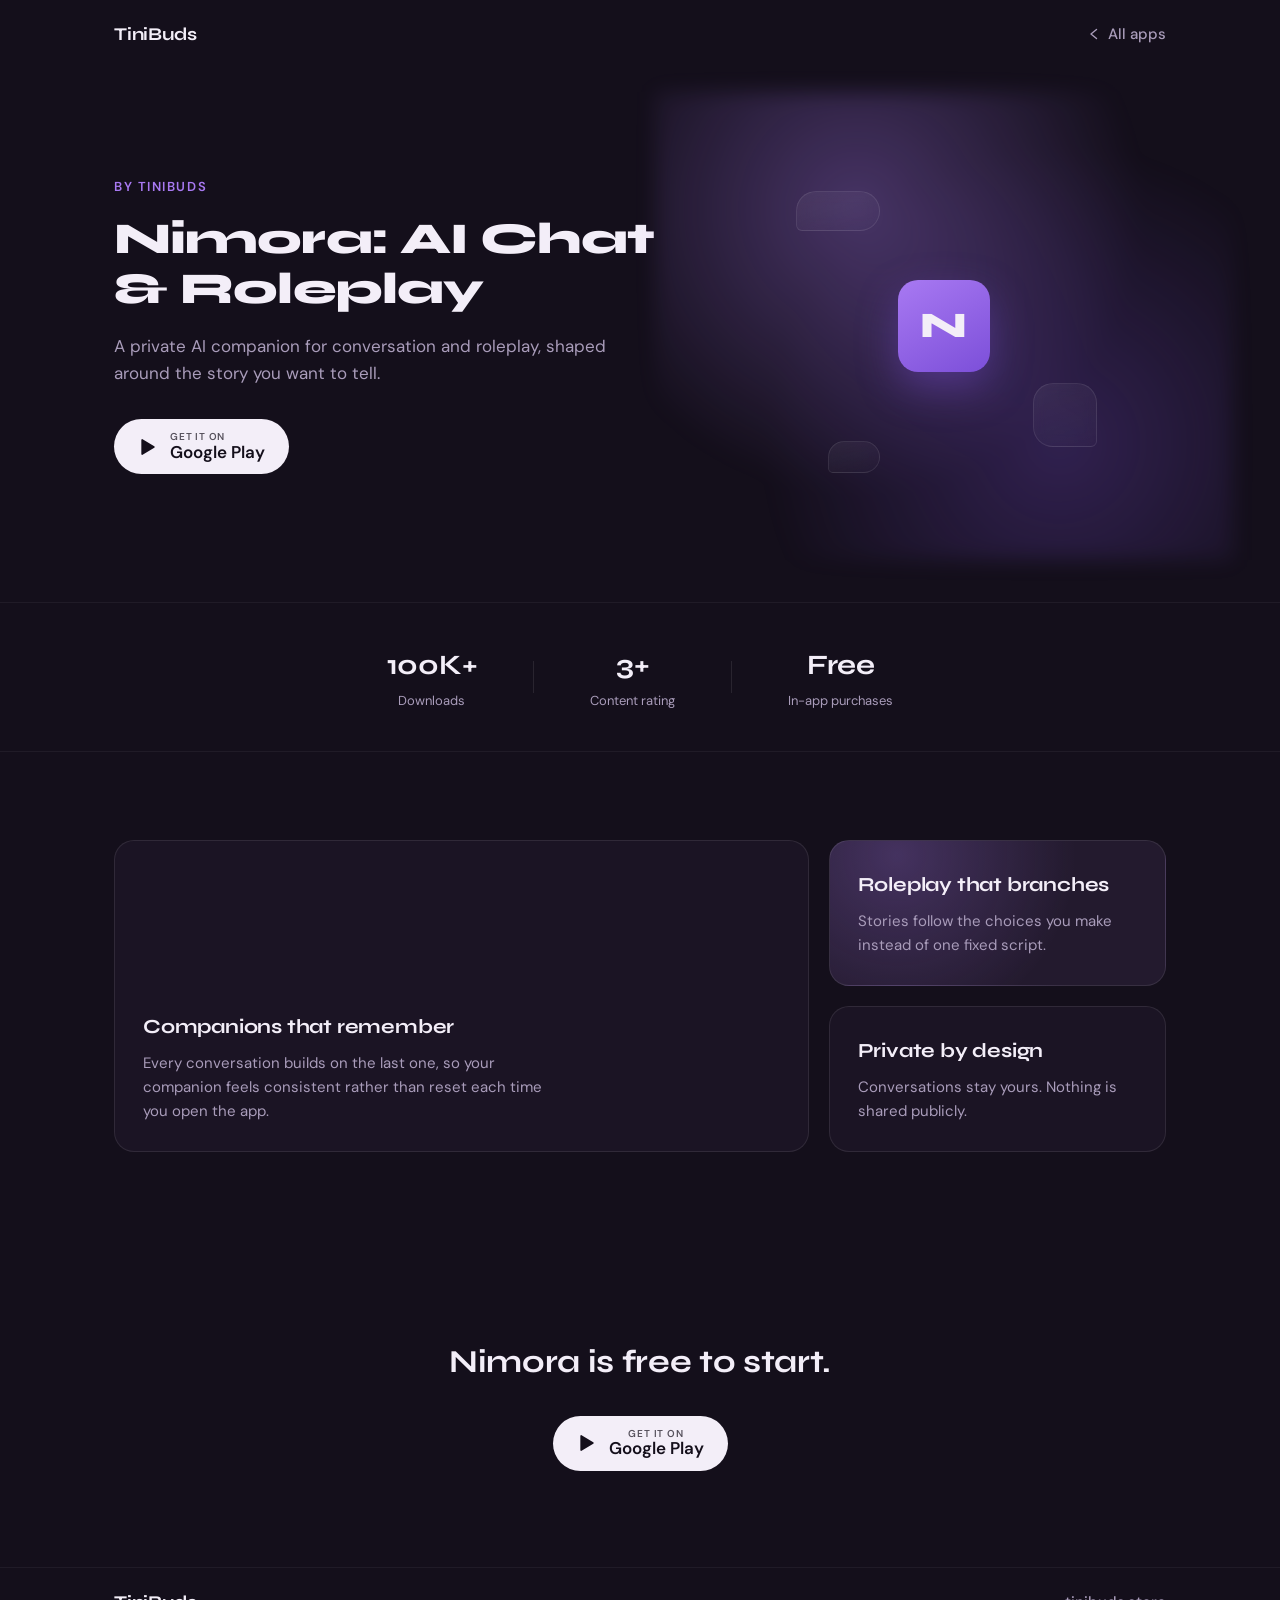
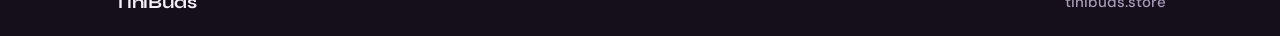
<file: apps/nimora/index.html>
<!DOCTYPE html>
<html lang="en">
<head>
  <meta charset="UTF-8" />
  <meta name="viewport" content="width=device-width, initial-scale=1.0" />
  <meta name="description" content="Nimora — an AI companion app for chat and roleplay, by TiniBuds. Available on Google Play." />
  <title>Nimora: AI Chat &amp; Roleplay — TiniBuds</title>
  <link rel="preconnect" href="https://fonts.googleapis.com" />
  <link rel="preconnect" href="https://fonts.gstatic.com" crossorigin />
  <link href="https://fonts.googleapis.com/css2?family=Syne:wght@600;700;800&family=DM+Sans:ital,opsz,wght@0,9..40,400;0,9..40,500;0,9..40,600;1,9..40,400&display=swap" rel="stylesheet" />
  <link rel="stylesheet" href="/apps/nimora/app.css" />
</head>
<body>
  <header class="bar">
    <div class="wrap bar-inner">
      <a href="/" class="wordmark">TiniBuds</a>
      <a href="/" class="bar-link">
        <svg width="14" height="14" viewBox="0 0 14 14" fill="none" aria-hidden="true">
          <path d="M8.5 2.5 3 7l5.5 4.5" stroke="currentColor" stroke-width="1.4" stroke-linecap="round" stroke-linejoin="round"/>
        </svg>
        All apps
      </a>
    </div>
  </header>

  <main>
    <section class="hero">
      <div class="wrap hero-grid">
        <div class="hero-copy">
          <p class="eyebrow">By TiniBuds</p>
          <h1 class="hero-title">Nimora: AI Chat &amp; Roleplay</h1>
          <p class="hero-desc">
            A private AI companion for conversation and roleplay, shaped around the story you want to tell.
          </p>
          <a
            href="https://play.google.com/store/apps/details?id=com.tinibuds.ai.girlfriend.chat.roleplay"
            class="play-badge"
            target="_blank"
            rel="noopener"
          >
            <svg width="20" height="20" viewBox="0 0 24 24" fill="none" aria-hidden="true">
              <path d="M4 3.5v17a1 1 0 0 0 1.5.87l14-8.5a1 1 0 0 0 0-1.74l-14-8.5A1 1 0 0 0 4 3.5Z" fill="currentColor"/>
            </svg>
            <span>
              <em>GET IT ON</em>
              Google Play
            </span>
          </a>
        </div>

        <div class="hero-visual" aria-hidden="true">
          <div class="glow"></div>
          <div class="orbit">
            <div class="bubble bubble--a"></div>
            <div class="bubble bubble--b"></div>
            <div class="bubble bubble--c"></div>
            <div class="app-mark">
              <span class="app-mark-n">N</span>
            </div>
          </div>
        </div>
      </div>
    </section>

    <section class="stats" data-reveal>
      <div class="wrap stats-row">
        <div class="stat">
          <p class="stat-value">100K+</p>
          <p class="stat-label">Downloads</p>
        </div>
        <div class="stat-divider"></div>
        <div class="stat">
          <p class="stat-value">3+</p>
          <p class="stat-label">Content rating</p>
        </div>
        <div class="stat-divider"></div>
        <div class="stat">
          <p class="stat-value">Free</p>
          <p class="stat-label">In-app purchases</p>
        </div>
      </div>
    </section>

    <section class="features">
      <div class="wrap bento">
        <article class="bento-cell bento-cell--large" data-reveal>
          <h2>Companions that remember</h2>
          <p>Every conversation builds on the last one, so your companion feels consistent rather than reset each time you open the app.</p>
        </article>
        <article class="bento-cell bento-cell--tint" data-reveal>
          <h2>Roleplay that branches</h2>
          <p>Stories follow the choices you make instead of one fixed script.</p>
        </article>
        <article class="bento-cell" data-reveal>
          <h2>Private by design</h2>
          <p>Conversations stay yours. Nothing is shared publicly.</p>
        </article>
      </div>
    </section>

    <section class="final-cta" data-reveal>
      <div class="wrap final-cta-inner">
        <h2>Nimora is free to start.</h2>
        <a
          href="https://play.google.com/store/apps/details?id=com.tinibuds.ai.girlfriend.chat.roleplay"
          class="play-badge"
          target="_blank"
          rel="noopener"
        >
          <svg width="20" height="20" viewBox="0 0 24 24" fill="none" aria-hidden="true">
            <path d="M4 3.5v17a1 1 0 0 0 1.5.87l14-8.5a1 1 0 0 0 0-1.74l-14-8.5A1 1 0 0 0 4 3.5Z" fill="currentColor"/>
          </svg>
          <span>
            <em>GET IT ON</em>
            Google Play
          </span>
        </a>
      </div>
    </section>
  </main>

  <footer class="bar footer">
    <div class="wrap bar-inner">
      <p class="wordmark">TiniBuds</p>
      <a href="/" class="bar-link">tinibuds.store</a>
    </div>
  </footer>

  <script src="/apps/nimora/app.js"></script>
</body>
</html>
</file>
<file: apps/nimora/app.css>
/* Nimora — AI Chat & Roleplay
   Standalone dark system, decoupled from the corporate site theme.
   Locked to dark: the app's own product identity (icon, screenshots) is dark/moody,
   so this page commits to one mode rather than a light/dark split. */

:root {
  --bg: #140f1b;
  --bg-alt: #1b1424;
  --bg-raised: #231a2e;
  --text: #f3eef8;
  --text-muted: #a99cba;
  --accent: #a879f2;
  --accent-strong: #7c4fd9;
  --border: rgba(255, 255, 255, 0.09);
  --border-soft: rgba(255, 255, 255, 0.05);
  --radius-card: 20px;
  --radius-pill: 999px;
  --font-display: "Syne", sans-serif;
  --font-body: "DM Sans", sans-serif;
}

*, *::before, *::after {
  box-sizing: border-box;
}

html {
  scroll-behavior: smooth;
}

body {
  margin: 0;
  font-family: var(--font-body);
  font-size: 1.0625rem;
  line-height: 1.6;
  color: var(--text);
  background: var(--bg);
}

.wrap {
  width: 100%;
  max-width: 1100px;
  margin: 0 auto;
  padding: 0 1.5rem;
}

/* Bars (header + footer) */
.bar {
  padding: 1.25rem 0;
}

.bar-inner {
  display: flex;
  align-items: center;
  justify-content: space-between;
  gap: 1rem;
}

.wordmark {
  font-family: var(--font-display);
  font-weight: 700;
  font-size: 1.125rem;
  color: var(--text);
  text-decoration: none;
  letter-spacing: -0.01em;
  margin: 0;
}

.bar-link {
  display: inline-flex;
  align-items: center;
  gap: 0.4rem;
  color: var(--text-muted);
  text-decoration: none;
  font-size: 0.9375rem;
  font-weight: 500;
  transition: color 0.2s ease;
}

.bar-link:hover {
  color: var(--text);
}

/* Hero */
.hero {
  padding: clamp(2rem, 6vw, 5rem) 0 clamp(3rem, 8vw, 6rem);
}

.hero-grid {
  display: grid;
  grid-template-columns: 1.1fr 0.9fr;
  align-items: center;
  gap: clamp(2rem, 5vw, 4rem);
}

.eyebrow {
  font-size: 0.8125rem;
  font-weight: 600;
  text-transform: uppercase;
  letter-spacing: 0.12em;
  color: var(--accent);
  margin: 0 0 1rem;
}

.hero-title {
  font-family: var(--font-display);
  font-weight: 800;
  font-size: clamp(2rem, 3.6vw, 2.75rem);
  line-height: 1.15;
  letter-spacing: -0.02em;
  margin: 0 0 1.1rem;
  max-width: 20ch;
}

.hero-desc {
  font-size: 1.0625rem;
  color: var(--text-muted);
  max-width: 42ch;
  margin: 0 0 2rem;
}

/* Play badge (shared: hero + final CTA) */
.play-badge {
  display: inline-flex;
  align-items: center;
  gap: 0.75rem;
  padding: 0.75rem 1.5rem;
  background: var(--text);
  color: #140f1b;
  border-radius: var(--radius-pill);
  text-decoration: none;
  transition: transform 0.15s ease, background 0.2s ease;
  white-space: nowrap;
}

.play-badge:hover {
  background: #fff;
  transform: translateY(-1px);
}

.play-badge:active {
  transform: translateY(0) scale(0.98);
}

.play-badge span {
  display: flex;
  flex-direction: column;
  line-height: 1.15;
  font-family: var(--font-body);
  font-weight: 600;
  font-size: 1.0625rem;
}

.play-badge em {
  font-style: normal;
  font-weight: 600;
  font-size: 0.625rem;
  letter-spacing: 0.08em;
  opacity: 0.7;
}

/* Hero visual: abstract mark + floating conversation bubbles + glow
   (no screenshot needed — a brand mark surrounded by drifting bubble
   shapes stands in for "conversation" without faking a product UI). */
.hero-visual {
  position: relative;
  display: flex;
  align-items: center;
  justify-content: center;
  min-height: 360px;
}

.glow {
  position: absolute;
  inset: -15%;
  z-index: 0;
  background:
    radial-gradient(circle at 35% 25%, rgba(168, 121, 242, 0.35), transparent 55%),
    radial-gradient(circle at 70% 75%, rgba(124, 79, 217, 0.28), transparent 55%);
  filter: blur(10px);
  pointer-events: none;
}

.orbit {
  position: relative;
  z-index: 1;
  width: min(320px, 78vw);
  aspect-ratio: 1;
}

.app-mark {
  position: absolute;
  top: 50%;
  left: 50%;
  width: 92px;
  height: 92px;
  transform: translate(-50%, -50%);
  border-radius: var(--radius-card);
  background: linear-gradient(150deg, var(--accent) 0%, var(--accent-strong) 100%);
  display: flex;
  align-items: center;
  justify-content: center;
  box-shadow: 0 16px 40px rgba(124, 79, 217, 0.4);
}

.app-mark-n {
  font-family: var(--font-display);
  font-weight: 800;
  font-size: 2.25rem;
  color: var(--text);
}

.bubble {
  position: absolute;
  border-radius: var(--radius-card);
  border: 1px solid var(--border);
  background: linear-gradient(160deg, rgba(255, 255, 255, 0.06), rgba(255, 255, 255, 0.01));
  backdrop-filter: blur(6px);
  animation: drift 7s ease-in-out infinite;
}

.bubble--a {
  width: 84px;
  height: 40px;
  top: 8%;
  left: 4%;
  border-bottom-left-radius: 6px;
  animation-delay: 0s;
}

.bubble--b {
  width: 64px;
  height: 64px;
  bottom: 12%;
  right: 2%;
  border-bottom-right-radius: 6px;
  animation-delay: 1.4s;
}

.bubble--c {
  width: 52px;
  height: 32px;
  bottom: 4%;
  left: 14%;
  border-bottom-left-radius: 6px;
  animation-delay: 2.8s;
}

@keyframes drift {
  0%, 100% { transform: translateY(0); }
  50% { transform: translateY(-10px); }
}

@media (prefers-reduced-motion: reduce) {
  .bubble {
    animation: none;
  }
}

/* Stats strip */
.stats {
  padding: 2.5rem 0;
  border-top: 1px solid var(--border-soft);
  border-bottom: 1px solid var(--border-soft);
}

.stats-row {
  display: flex;
  align-items: center;
  justify-content: center;
  gap: clamp(1.5rem, 5vw, 3.5rem);
  flex-wrap: wrap;
}

.stat {
  text-align: center;
}

.stat-value {
  font-family: var(--font-display);
  font-weight: 700;
  font-size: 1.75rem;
  margin: 0;
  letter-spacing: -0.01em;
}

.stat-label {
  margin: 0.2rem 0 0;
  font-size: 0.8125rem;
  color: var(--text-muted);
}

.stat-divider {
  width: 1px;
  height: 32px;
  background: var(--border);
}

/* Features bento */
.features {
  padding: clamp(3rem, 7vw, 5.5rem) 0;
}

.bento {
  display: grid;
  grid-template-columns: repeat(3, 1fr);
  grid-template-rows: auto auto;
  gap: 1.25rem;
}

.bento-cell {
  padding: 1.75rem;
  border-radius: var(--radius-card);
  border: 1px solid var(--border);
  background: var(--bg-alt);
}

.bento-cell--large {
  grid-column: span 2;
  grid-row: span 2;
  display: flex;
  flex-direction: column;
  justify-content: flex-end;
  min-height: 260px;
}

.bento-cell--tint {
  background:
    radial-gradient(circle at 20% 10%, rgba(168, 121, 242, 0.25), transparent 60%),
    var(--bg-raised);
}

.bento-cell h2 {
  font-family: var(--font-display);
  font-weight: 700;
  font-size: 1.25rem;
  margin: 0 0 0.5rem;
  letter-spacing: -0.01em;
}

.bento-cell p {
  margin: 0;
  font-size: 0.9375rem;
  color: var(--text-muted);
  max-width: 42ch;
}

/* Final CTA */
.final-cta {
  padding: clamp(3rem, 8vw, 6rem) 0;
}

.final-cta-inner {
  text-align: center;
  display: flex;
  flex-direction: column;
  align-items: center;
  gap: 1.75rem;
}

.final-cta-inner h2 {
  font-family: var(--font-display);
  font-weight: 700;
  font-size: clamp(1.5rem, 3vw, 2rem);
  margin: 0;
  letter-spacing: -0.01em;
}

/* Footer */
.footer {
  border-top: 1px solid var(--border-soft);
}

/* Scroll reveal (progressive enhancement, see app.js) */
[data-reveal] {
  opacity: 0;
  transform: translateY(18px);
  transition: opacity 0.6s cubic-bezier(0.16, 1, 0.3, 1), transform 0.6s cubic-bezier(0.16, 1, 0.3, 1);
}

[data-reveal].is-visible {
  opacity: 1;
  transform: translateY(0);
}

@media (prefers-reduced-motion: reduce) {
  html {
    scroll-behavior: auto;
  }

  [data-reveal] {
    opacity: 1;
    transform: none;
    transition: none;
  }

  .play-badge {
    transition: none;
  }
}

/* Mobile collapse */
@media (max-width: 768px) {
  .hero-grid {
    grid-template-columns: 1fr;
  }

  .hero-visual {
    order: -1;
  }

  .hero-copy {
    text-align: left;
  }

  .bento {
    grid-template-columns: 1fr;
  }

  .bento-cell--large {
    grid-column: span 1;
    grid-row: span 1;
    min-height: 0;
  }

  .stats-row {
    gap: 1.5rem;
  }
}
</file>
